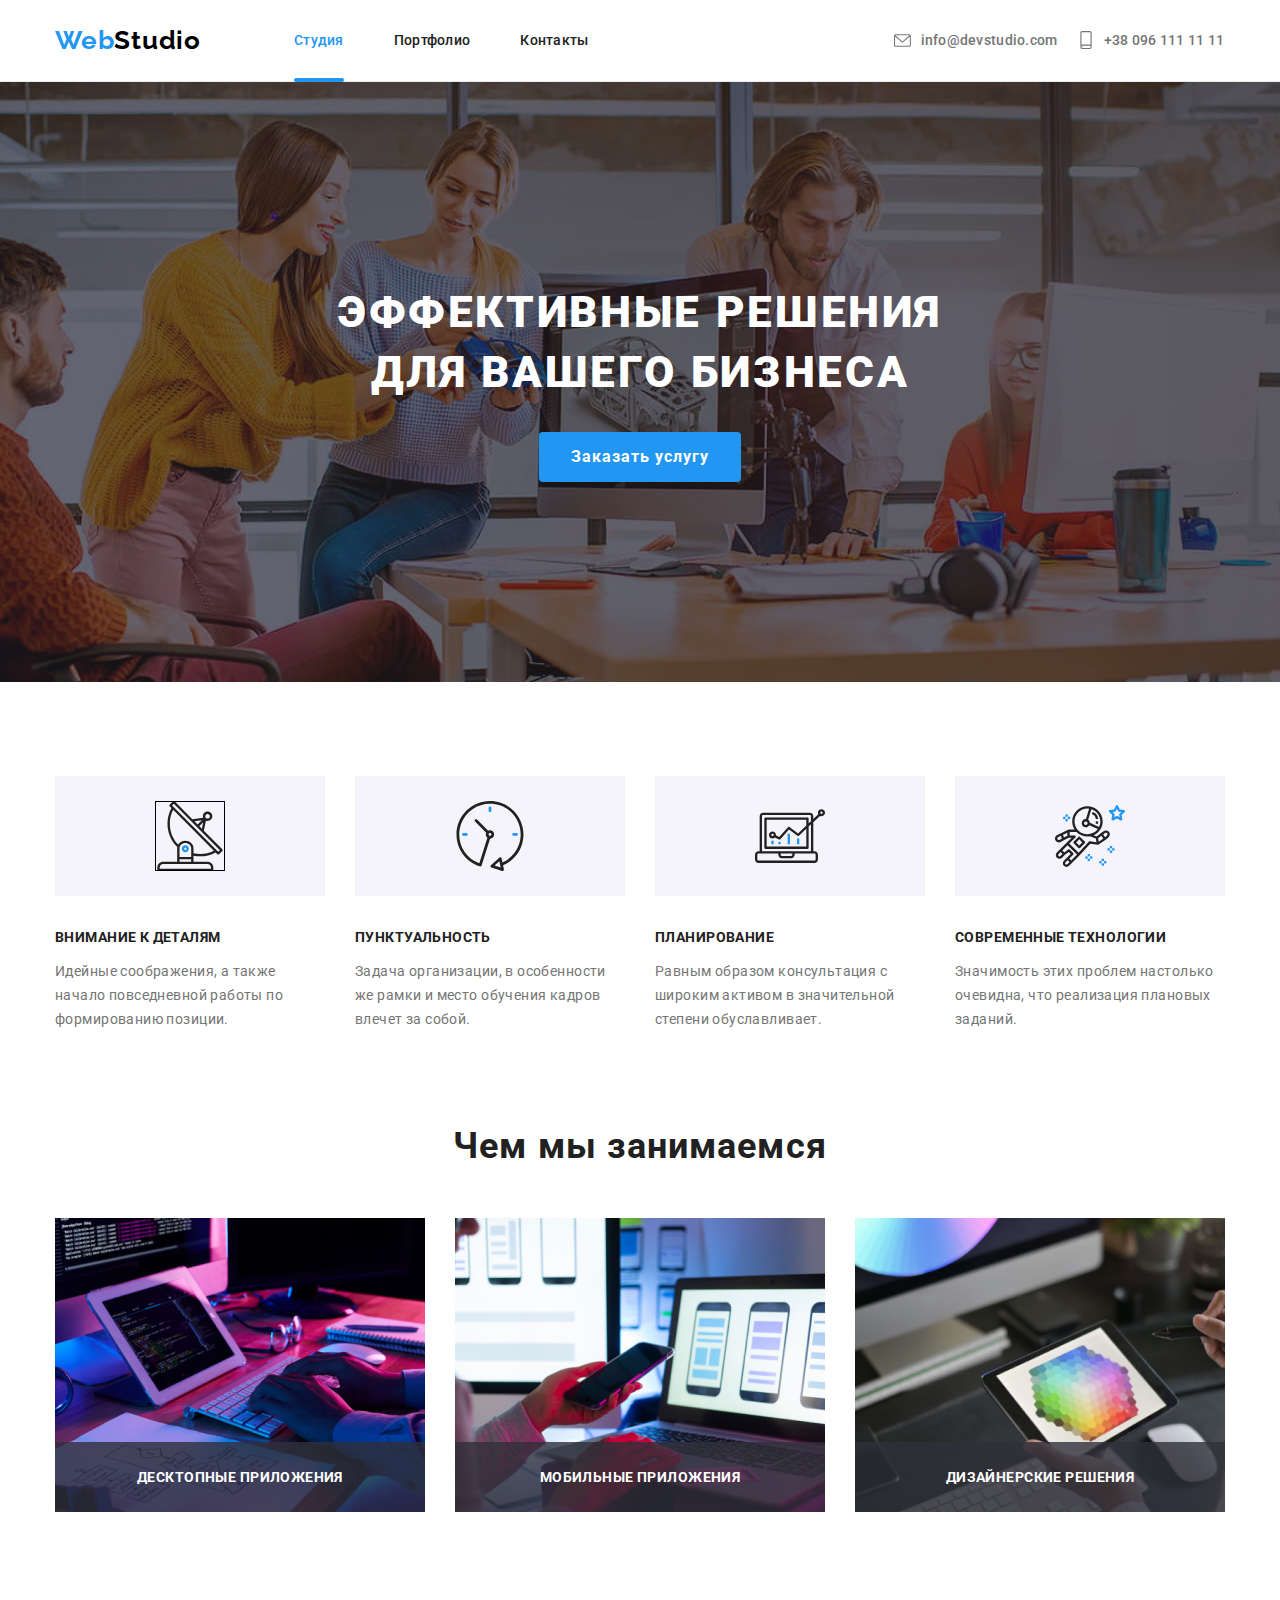
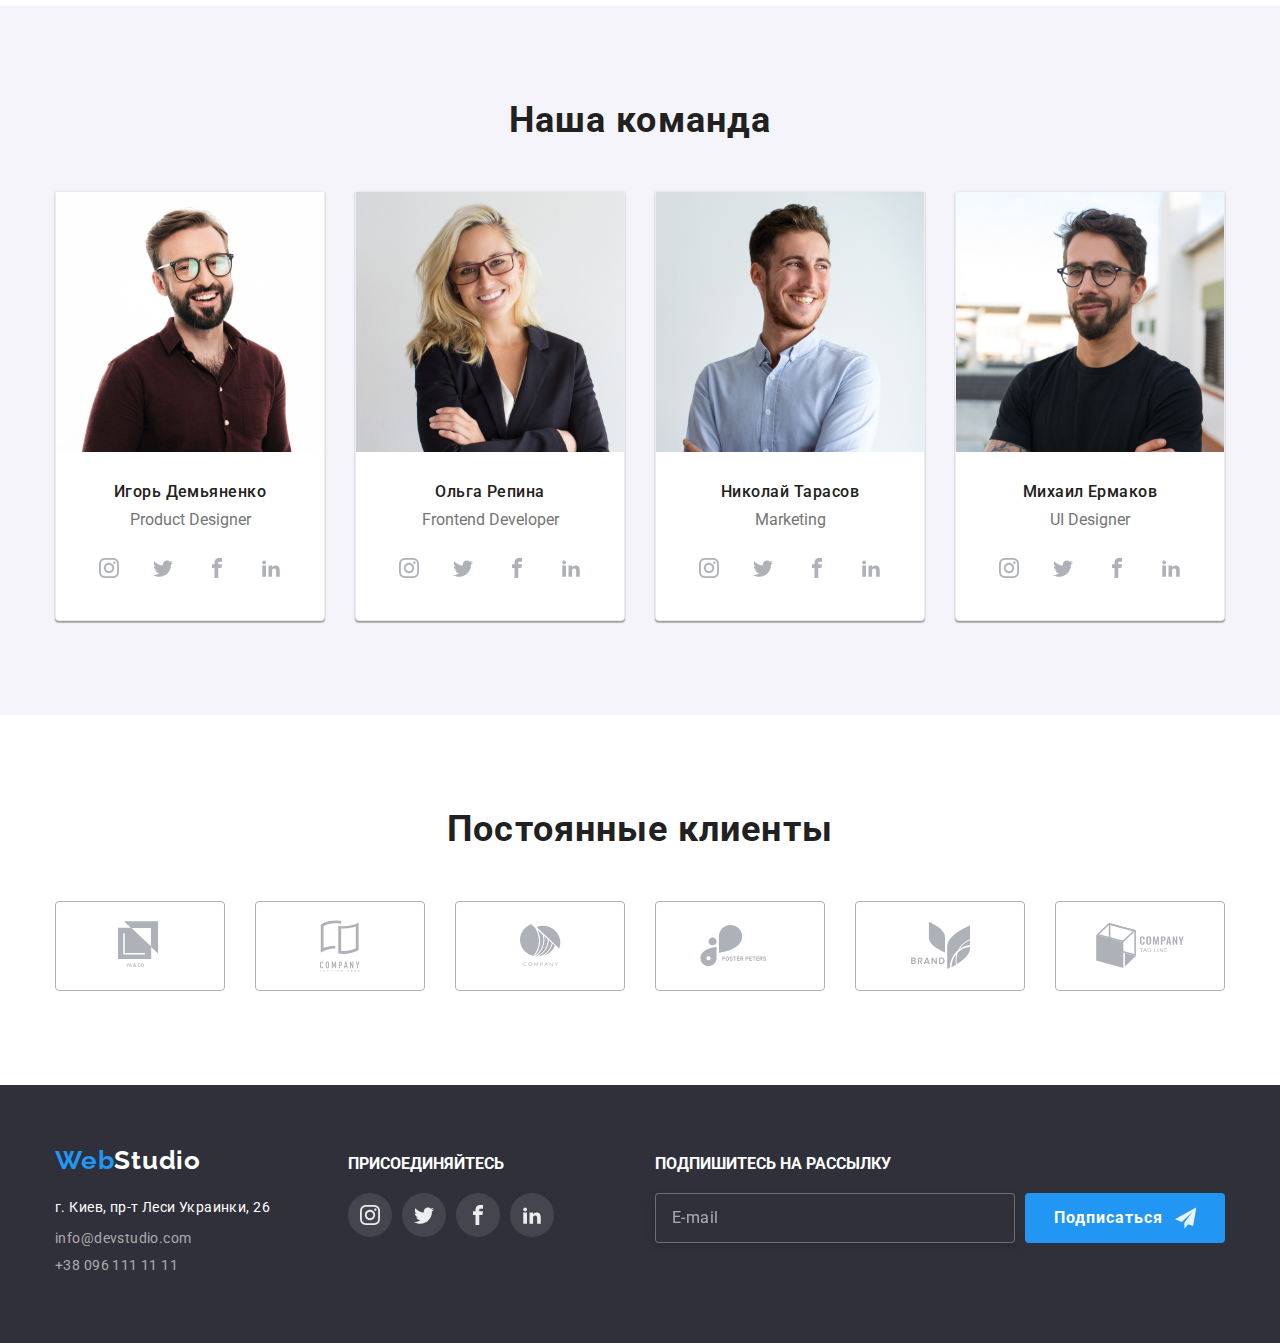
<file: index.html>
<!DOCTYPE html>
<html lang="ru">

<head>
  <meta charset="UTF-8">
  <meta name="viewport" content="width=device-width, initial-scale=1.0">
  <title>WebStudio</title>
  <link rel="preconnect" href="https://fonts.gstatic.com">
  <link rel="stylesheet" href="https://cdnjs.cloudflare.com/ajax/libs/modern-normalize/1.0.0/modern-normalize.min.css">
  <link 
  href="https://fonts.googleapis.com/css2?family=Raleway:wght@700&family=Roboto:wght@400;500;700;900&display=swap" 
  rel="stylesheet">
  <link rel="stylesheet" href="./css/styles.css">
  <style>
    
    ul {list-style: none;}
  </style>
</head>

<body class="body">
    
  <header class="header">
    <div class="container">
      <div>
        
      </div>
      <div class="rubric">
        <nav class="navigation">
          <a class="logo" href="/index.html"><span class="logo-accent">Web</span>Studio</a>
          <ul class="navigation-list">
            <li class="navigation-list-item">
              <a class="navigation-list-link current" href="./index.html">Студия</a>
            </li>
            <li class="navigation-list-item">
              <a class="navigation-list-link" href="./portfolio.html">Портфолио</a>
            </li>
            <li class="navigation-list-item">
              <a class="navigation-list-link" href="">Контакты</a>
            </li>
          </ul>
        </nav>
        
        
        <address class="address">
          <ul class="address-cont">
            <li class="address-list">
              
              <a class="address-mail" href="mailto:info@devstudio.com">
                <svg class="icon-envelope" width="17px" height="17px">
                  <use href="./images/images-hw-04/icons/sprite.svg#icon-envelope">
                  </use>
                </svg>
                info@devstudio.com
              </a>
                
            </li>
            
            <li class="address-list">
              
              <a class="address-tel" href="tel:+380961111111">
                <svg class="icon-smartphone" width="16px" height="18px">
                  <use href="./images/images-hw-04/icons/sprite.svg#icon-smartphone">
                  </use>
                </svg>
                +38 096 111 11 11
              </a>
            </li>
          </ul>
        </address>
      </div>
      
      
      
    </div>    
  </header>
    
  <main>
      
    <!-- Hero -->
    <section class="hero">
      <div> 
        <h1 class="hero-title">Эффективные решения<br>для вашего бизнеса</h1>
        <button class="modal-btn" type="button" data-modal-open>Заказать услугу</button>
      </div>
    </section>
      
     
    <section class="features">
      <div class="container">
        <h2 class="visually-hidden">Soft Skills</h2>
        <ul class="features-list">
          
          <li class="features-list-item">
            <div class="icons-features">
              <svg width="70px" height="70px">
                <use href="./images/images-hw-04/icons/sprite.svg#icon-antenna">
                </use>
              </svg>
            </div>
            <h3 class="features-list-title">ВНИМАНИЕ К ДЕТАЛЯМ</h3>
            <p>Идейные соображения,
            а также начало повседневной работы по формированию позиции.</p>
          </li>
          
          <li class="features-list-item">
            <div class="icons-features">
              <svg width="70px" height="70px">
                <use href="./images/images-hw-04/icons/sprite.svg#icon-clock">
                </use>
              </svg>
            </div>
            <h3 class="features-list-title">ПУНКТУАЛЬНОСТЬ</h3>
            <p>Задача организации,
            в особенности же рамки и место обучения кадров влечет за собой.</p>
          </li>
          
          <li class="features-list-item">
            <div class="icons-features">
              <svg width="70px" height="70px">
                <use href="./images/images-hw-04/icons/sprite.svg#icon-diagram">
                </use>
              </svg>
            </div>
            <h3 class="features-list-title">ПЛАНИРОВАНИЕ</h3>
            <p>Равным образом консультация с широким активом
            в значительной степени обуславливает.</p>
          </li>
          
          <li class="features-list-item">
            <div class="icons-features">
              <svg width="70px" height="70px">
                <use href="./images/images-hw-04/icons/sprite.svg#icon-astronaut">
                </use>
              </svg>
            </div>
            <h3 class="features-list-title">СОВРЕМЕННЫЕ ТЕХНОЛОГИИ</h3>
            <p>Значимость этих проблем настолько очевидна,
            что реализация плановых заданий.</p>
          </li>
        </ul>
      </div>
      
    </section>
        
    <!-- Our Duties -->
    <section class="section-duties">
      <div class="container">
        <h2 class="section-duties-title">Чем мы занимаемся</h2>
        
        <ul class="container-duties">
          <li class="duties-element">
            <img src="./images/images-hw-01/duties/duty1.png" alt="работает-с-программой" width="370" height="294">
            <div class="field-label">
              <h3 class="duties-label">ДЕСКТОПНЫЕ ПРИЛОЖЕНИЯ</h3>
            </div>
          </li>
          
          <li class="duties-element">
            <img src="./images/images-hw-01/duties/duty2.png" alt="работает-с-приложением" width="370" height="294">
            <div class="field-label">
              <h3 class="duties-label">МОБИЛЬНЫЕ ПРИЛОЖЕНИЯ</h3>
            </div>
          </li>
          
          <li class="duties-element">
            <img src="./images/images-hw-01/duties/duty3.png" alt="тестирует-приложение" width="370" height="294">
            <div class="field-label">
              <h3 class="duties-label">ДИЗАЙНЕРСКИЕ РЕШЕНИЯ</h3>
            </div>
          </li>
        </ul>
      </div>
      
    </section>
        
    <!-- Our Team -->
    <section class="section-crew">
      <div class="container">
        <h2 class="section-crew-title">Наша команда</h2>
        <ul class="crew">
        
          <li class="crewlist">
            <img class="face" src="./images/images-hw-01/Team/team1.jpg" alt="улыбающийся-парень" width="270" height="260">
            <div class="passport">
              <p class="name">Игорь Демьяненко</p>
              <p lang="en">Product Designer</p>
              <ul class="social-list">
                
                <li class="social-list-item">
                  <a class="social-list-link" href="">
                    <svg class="social-list-icon">
                      <use href="./images/images-hw-04/icons/sprite.svg#icon-instagram"></use>
                    </svg>
                  </a>
                  
                </li>
                <li class="social-list-item" >
                  <a class="social-list-link" href="">
                    <svg class="social-list-icon">
                      <use href="./images/images-hw-04/icons/sprite.svg#icon-twitter"></use>
                    </svg>
                  </a>
                  
                </li>
                <li class="social-list-item">
                  <a class="social-list-link" href="">
                    <svg class="social-list-icon">
                      <use href="./images/images-hw-04/icons/sprite.svg#icon-facebook"></use>
                    </svg>
                  </a>
                  
                </li>
                <li class="social-list-item">
                  <a class="social-list-link" href="">
                    <svg class="social-list-icon">
                      <use href="./images/images-hw-04/icons/sprite.svg#icon-linkedin2"></use>
                    </svg>
                  </a>
                  
                </li>
              </ul>
              
            </div>
            
          </li>
        
          <li class="crewlist">
            <img class="face" src="./images/images-hw-01/Team/team2.jpg" alt="улыбающаяся-девушка" width="270" height="260">
            <div class="passport">
              <p class="name">Ольга Репина</p>
              <p lang="en">Frontend Developer</p>
                <ul class="social-list">
                
                  <li class="social-list-item">
                    <a class="social-list-link" href="">
                      <svg class="social-list-icon">
                        <use href="./images/images-hw-04/icons/sprite.svg#icon-instagram"></use>
                      </svg>
                    </a>
                
                  </li>
                  <li class="social-list-item">
                    <a class="social-list-link" href="">
                      <svg class="social-list-icon">
                        <use href="./images/images-hw-04/icons/sprite.svg#icon-twitter"></use>
                      </svg>
                    </a>
                
                  </li>
                  <li class="social-list-item">
                    <a class="social-list-link" href="">
                      <svg class="social-list-icon">
                        <use href="./images/images-hw-04/icons/sprite.svg#icon-facebook"></use>
                      </svg>
                    </a>
                
                  </li>
                  <li class="social-list-item">
                    <a class="social-list-link" href="">
                      <svg class="social-list-icon">
                        <use href="./images/images-hw-04/icons/sprite.svg#icon-linkedin2"></use>
                      </svg>
                    </a>
                
                  </li>
                </ul>
            </div>
          </li>
        
          <li class="crewlist">
            <img class="face" src="./images/images-hw-01/Team/team3.jpg" alt="улыбающийся-парень" width="270" height="260">
            <div class="passport">
              <p class="name">Николай Тарасов</p>
              <p lang="en">Marketing</p>
                <ul class="social-list">
                
                  <li class="social-list-item">
                    <a class="social-list-link" href="">
                      <svg class="social-list-icon">
                        <use href="./images/images-hw-04/icons/sprite.svg#icon-instagram"></use>
                      </svg>
                    </a>
                
                  </li>
                  <li class="social-list-item">
                    <a class="social-list-link" href="">
                      <svg class="social-list-icon">
                        <use href="./images/images-hw-04/icons/sprite.svg#icon-twitter"></use>
                      </svg>
                    </a>
                
                  </li>
                  <li class="social-list-item">
                    <a class="social-list-link" href="">
                      <svg class="social-list-icon">
                        <use href="./images/images-hw-04/icons/sprite.svg#icon-facebook"></use>
                      </svg>
                    </a>
                
                  </li>
                  <li class="social-list-item">
                    <a class="social-list-link" href="">
                      <svg class="social-list-icon">
                        <use href="./images/images-hw-04/icons/sprite.svg#icon-linkedin2"></use>
                      </svg>
                    </a>
                
                  </li>
                </ul>
            </div>
            
          </li>
        
          <li class="crewlist">
            <img class="face" src="./images/images-hw-01/Team/team4.jpg" alt="улыбающийся-парень" width="270" height="260">
            <div class="passport">
              <p class="name">Михаил Ермаков</p>
              <p lang="en">UI Designer</p>
                <ul class="social-list">
                
                  <li class="social-list-item">
                    <a class="social-list-link" href="">
                      <svg class="social-list-icon">
                        <use href="./images/images-hw-04/icons/sprite.svg#icon-instagram"></use>
                      </svg>
                    </a>
                
                  </li>
                  <li class="social-list-item">
                    <a class="social-list-link" href="">
                      <svg class="social-list-icon">
                        <use href="./images/images-hw-04/icons/sprite.svg#icon-twitter"></use>
                      </svg>
                    </a>
                
                  </li>
                  <li class="social-list-item">
                    <a class="social-list-link" href="">
                      <svg class="social-list-icon">
                        <use href="./images/images-hw-04/icons/sprite.svg#icon-facebook"></use>
                      </svg>
                    </a>
                
                  </li>
                  <li class="social-list-item">
                    <a class="social-list-link" href="">
                      <svg class="social-list-icon">
                        <use href="./images/images-hw-04/icons/sprite.svg#icon-linkedin2"></use>
                      </svg>
                    </a>
                
                  </li>
                </ul>
            </div>
            
          </li>
        </ul>
      </div>
    </section>
    
    <section class="regular-customer">
      <div class="container">
        <h2 class="customer-title" >Постоянные клиенты</h2>
        <ul class="customer-list">
          <li>
            <a class="customer-link" href="">
              <svg class="customer-icon" width="44.27" height="49.23">
                <use href="./images/images-hw-04/icons/sprite.svg#icon-logo-1"></use>
              </svg>
            </a>
          </li>
          <li>
            <a class="customer-link" href="">
              <svg class="customer-icon" width="40" height="52">
                <use href="./images/images-hw-04/icons/sprite.svg#icon-logo-2"></use>
              </svg>
            </a>
          </li>
          <li>
            <a class="customer-link" href="">
              <svg class="customer-icon" width="41" height="42.6">
                <use href="./images/images-hw-04/icons/sprite.svg#icon-logo-3"></use>
              </svg>
            </a>
          </li>
          <li>
            <a class="customer-link" href="">
              <svg class="customer-icon" width="79.66" height="42.02">
                <use href="./images/images-hw-04/icons/sprite.svg#icon-logo-4"></use>
              </svg>
            </a>
          </li>
          <li>
            <a class="customer-link" href="">
              <svg class="customer-icon" width="59" height="47">
                <use href="./images/images-hw-04/icons/sprite.svg#icon-logo-5"></use>
              </svg>
            </a>
          </li>
          <li class="customer-list">
            <a class="customer-link" href="">
              <svg class="customer-icon" width="88.48" height="45.44">
                <use href="./images/images-hw-04/icons/sprite.svg#icon-logo-6"></use>
              </svg>
            </a>
          </li>
        </ul>
      </div>
    </section>  
  </main>
    
  <footer class="footer">
    <div class="container">
      <div class="tube">
        <div class="container-tube">
          <a class="logo-tube" href="/index.html"><span class="logo-accent">Web</span>Studio</a>
          <address class="address-tube">
            <ul>
              <li class="address-mail-item">
                <p class="location">г. Киев, пр-т Леси Украинки, 26</p>
              </li>
              <li class="address-mail-item">
                <a class="address-mail-unit" href="mailto:info@devstudio.com">info@devstudio.com</a>
              </li>
              <li class="address-mail-item">
                <a class="address-tel-unit" href="tel:+380961111111">+38 096 111 11 11</a>
              </li>
            </ul>
          </address>
        </div>
        
        <div>
          <b class="slogan-web">ПРИСОЕДИНЯЙТЕСЬ</b>
          <ul class="social-web-list">
            <li class="social-web-list-item">
              <a class="social-web-list-link" href="">
                <svg class="social-web-list-icon">
                  <use href="./images/images-hw-04/icons/sprite.svg#icon-instagram"></use>
                </svg>
              </a>
          
            </li>
            <li class="social-web-list-item">
              <a class="social-web-list-link" href="">
                <svg class="social-web-list-icon">
                  <use href="./images/images-hw-04/icons/sprite.svg#icon-twitter"></use>
                </svg>
              </a>
          
            </li>
            <li class="social-web-list-item">
              <a class="social-web-list-link" href="">
                <svg class="social-web-list-icon">
                  <use href="./images/images-hw-04/icons/sprite.svg#icon-facebook"></use>
                </svg>
              </a>
          
            </li>
            <li class="social-web-list-item">
              <a class="social-web-list-link" href="">
                <svg class="social-web-list-icon">
                  <use href="./images/images-hw-04/icons/sprite.svg#icon-linkedin2"></use>
                </svg>
              </a>
          
            </li>
          </ul>
        </div>
        
        <div class="email-subscription">
      
          <b class="slogan-web">ПОДПИШИТЕСЬ НА РАССЫЛКУ</b>
          <form class="form-subscription">
            <div class="form-field-email">
              <input type="email" class="form-input" name="mail" placeholder="E-mail">
            </div>
            <button class="modal-btn-send" type="submit"> Подписаться
              <svg class="modal-icon-send">
                <use href="./images/images-hw-04/icons/sprite.svg#icon-send"></use>
              </svg>
            </button>
          </form>
          
          
        </div>
          
      </div>
      
    </div>
    
  </footer>
  
  <div class="backdrop is-hidden" data-modal>
    <div class="modal-window">
      <button  class="close-black" type="button" data-modal-close>
        <svg class="icon-close" >
          <use href="./images/images-hw-04/icons/sprite.svg#icon-close-black"></use>
        </svg> 
      </button>
      
      <b class="modal-slogan">Оставьте свои данные, мы вам перезвоним</b>
      <form class="modal-form">
        
        <div class="modal-form-sender">
          <label for="name" class="modal-form-field">Имя</label>
          <div class="modal-form-input-wrapper">
            <input type="text" class="modal-form-input" name="user-name" id="name">
            <svg class="modal-form-icon">
              <use href="./images/images-hw-04/icons/sprite.svg#icon-person-black"></use>
            </svg>
          </div>
        </div>
       
        <div class="modal-form-sender">
          <label for="number" class="modal-form-field">Телефон</label>
          <div class="modal-form-input-wrapper">
            <input type="tel" class="modal-form-input" name="user-number" id="number">
            <svg class="modal-form-icon">
              <use href="./images/images-hw-04/icons/sprite.svg#icon-phone-black"></use>
            </svg>
          </div>
        </div>
        
        <div class="modal-form-sender">
          <label for="mail" class="modal-form-field">Почта</label>
          <div class="modal-form-input-wrapper">
            <input type="email" class="modal-form-input" name="user-mail" id="mail">
            <svg class="modal-form-icon">
              <use href="./images/images-hw-04/icons/sprite.svg#icon-email-black"></use>
            </svg>
          </div>
        </div>
        
        <div class="modal-form-fillup">
          <label for="textarea" class="modal-form-field">Комментарий</label>
          <textarea class="modal-form-message" name="user-remark" id="textarea" placeholder="Введите текст"></textarea>
        </div>
        
        <div class="user-agreement">
          <input type="checkbox" class="user-policy visually-hidden" id="checkbox" value="accept-policy">
          <label for="checkbox" class="policy-agreement">Соглашаюсь с рассылкой и принимаю<a href="#" class="subject-agreement">Условия договора</a></label>
        </div>
       
        <button type="submit" class="modal-form-btn">Отправить</button>
      
      </form>
      
      

      
    </div>
  </div>
  <script src="./js/modal.js"></script>
</body>
</html>
</file>
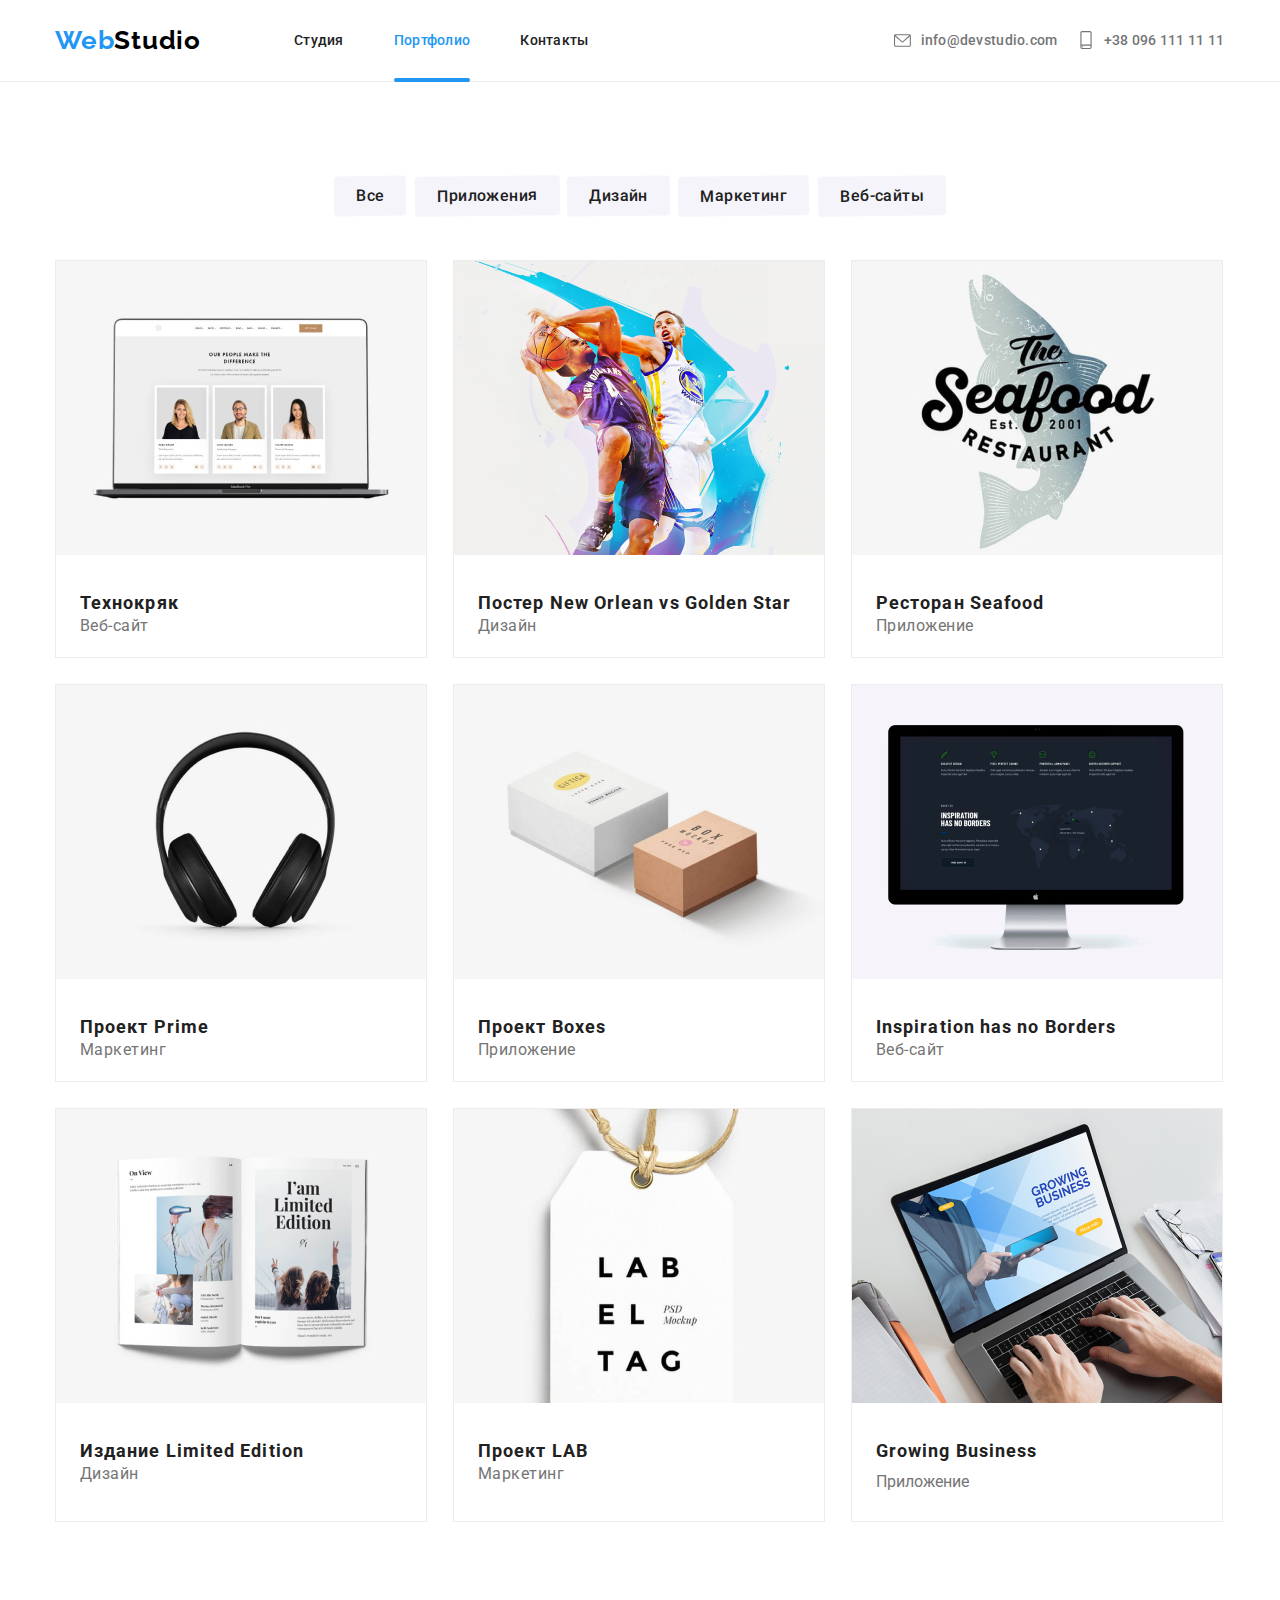
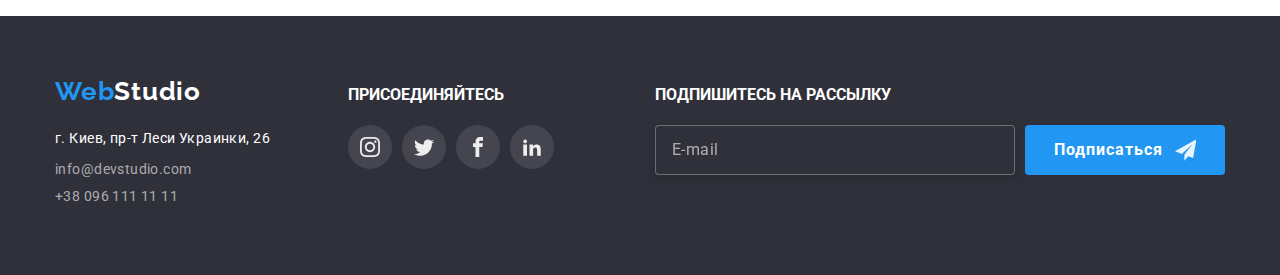
<file: portfolio.html>
<!DOCTYPE html>
<html lang="ru">
<head>
    <meta charset="UTF-8">
    <meta name="viewport" content="width=device-width, initial-scale=1.0">
    <title>Webstudio</title>
    <link rel="preconnect" href="https://fonts.gstatic.com">
    <link rel="stylesheet" href="https://cdnjs.cloudflare.com/ajax/libs/modern-normalize/1.0.0/modern-normalize.min.css">
    <link href="https://fonts.googleapis.com/css2?family=Raleway:wght@700&family=Roboto:wght@400;500;700;900&display=swap"
      rel="stylesheet">
    <link rel="stylesheet" href="./css/styles.css">
    <style>
      a {text-decoration: none;}
      ul {list-style: none;}
    </style>
</head>

<body class="body">
  
  <!-- Head of site  -->
  <header class="header">
    <div class="container">
      <div class="rubric">
        <nav class="navigation">
          <a class="logo" href="/index.html"><span class="logo-accent">Web</span>Studio</a>
          <ul class="navigation-list">
            <li class="navigation-list-item">
              <a class="navigation-list-link" href="./index.html">Студия</a>
            </li>
            <li class="navigation-list-item">
              <a class="navigation-list-link current" href="./portfolio.html">Портфолио</a>
            </li>
            <li class="navigation-list-item">
              <a class="navigation-list-link" href="">Контакты</a>
            </li>
          </ul>
        </nav>

        <address class="address">
          <ul class="address-cont">
            <li class="address-list">
        
              <a class="address-mail" href="mailto:info@devstudio.com">
                <svg class="icon-envelope" width="17px" height="17px">
                  <use href="./images/images-hw-04/icons/sprite.svg#icon-envelope">
                  </use>
                </svg>
                info@devstudio.com
              </a>
        
            </li>
        
            <li class="address-list">
        
              <a class="address-tel" href="tel:+380961111111">
                <svg class="icon-smartphone" width="16px" height="18px">
                  <use href="./images/images-hw-04/icons/sprite.svg#icon-smartphone">
                  </use>
                </svg>
                +38 096 111 11 11
              </a>
            </li>
          </ul>
        </address>
      
      </div>
    </div>
  </header>
    
  <main>
    <section class="service">
      <div class="container">
        <h1 class="visually-hidden">list of service</h1>
        <div class="service-visual">
          <ul class="service-list">
            <li class="button-box">
              <button class="button-item" href="">Все</button>
            </li>
            <li class="button-box">
              <button class="button-item" href="">Приложения</button>
            </li>
            <li class="button-box">
              <button class="button-item" href="">Дизайн</button>
            </li>
            <li class="button-box">
              <button class="button-item" href="">Маркетинг</button>
            </li>
            <li class="button-box">
              <button class="button-item" href="">Веб-сайты</button>
            </li>
          </ul>
        </div>
      </div> 
    </section>
    
    <section class="cards-set">
      <div class="container">
        <h2 class="visually-hidden"> our projects</h2>
      
        <ul class="project">
      

          <li class="project-list">
             
            <a href="" class="project-list-link">
              <div class="project-img-wrapper">
                <img src="./images/images-hw-02/img-1.jpg" alt="faces-on-the-desktop" width="370">
                <p class="overlay">Технокряк это современная площадка распространения коронавируса.
                  Компании используют эту платформу для цифрового шпионажа и атак на защищённые сервера конкурентов.
                </p>
              </div>
                
              <div class="text-box">
                <h3 class="project-title">Технокряк</h3>
                <p class="project-text">Веб-сайт</p>
              </div>
              
            </a>
          </li>
      
          <li class="project-list">
            <a href="" class="project-list-link">
              <div class="project-img-wrapper">
                <img src="./images/images-hw-02/img-2.jpg" alt="basketball-players" width="370">
                <p class="overlay">Технокряк это современная площадка распространения коронавируса.
                  Компании используют эту платформу для цифрового шпионажа и атак на защищённые сервера конкурентов.
                </p>
              </div>
              
              <div class="text-box">
                <h3 class="project-title">Постер New Orlean vs Golden Star</h3>
                <p class="project-text">Дизайн</p>
              </div>
            </a>
          </li>
      
          <li class="project-list">
            <a href="" class="project-list-link">
              <div class="project-img-wrapper">
                <img src="./images/images-hw-02/img-3.jpg" alt="restaurat-logo" width="370">
                <p class="overlay">Технокряк это современная площадка распространения коронавируса.
                  Компании используют эту платформу для цифрового шпионажа и атак на защищённые сервера конкурентов.
                </p>
              </div>
              
              <div class="text-box">
                <h3 class="project-title">Ресторан Seafood</h3>
                <p class="project-text">Приложение</p>
              </div>
            </a>
          </li>
      
          <li class="project-list">
            <a href="" class="project-list-link">
              <div class="project-img-wrapper">
                <img src="./images/images-hw-02/img-4.jpg" alt="headphones" width="370">
                <p class="overlay">Технокряк это современная площадка распространения коронавируса.
                  Компании используют эту платформу для цифрового шпионажа и атак на защищённые сервера конкурентов.
                </p>
              </div>
              
              <div class="text-box">
                <h3 class="project-title">Проект Prime</h3>
                <p class="project-text">Маркетинг</p>
              </div>
            </a>
          </li>
      
          <li class="project-list">
            <a href="" class="project-list-link">
              <div class="project-img-wrapper">
                <img src="./images/images-hw-02/img-5.jpg" alt="two-boxes" width="370">
                <p class="overlay">Технокряк это современная площадка распространения коронавируса.
                  Компании используют эту платформу для цифрового шпионажа и атак на защищённые сервера конкурентов.
                </p>
              </div>
              
              <div class="text-box">
                <h3 class="project-title">Проект Boxes</h3>
                <p class="project-text">Приложение</p>
              </div>
            </a>
          </li>
      
          <li class="project-list">
            <a href="" class="project-list-link">
              <div class="project-img-wrapper">
                <img src="./images/images-hw-02/img-6.jpg" alt="display" width="370">
                <p class="overlay">Технокряк это современная площадка распространения коронавируса.
                  Компании используют эту платформу для цифрового шпионажа и атак на защищённые сервера конкурентов.
                </p>
              </div>
              
              <div class="text-box">
                <h3 class="project-title">Inspiration has no Borders</h3>
                <p class="project-text">Веб-сайт</p>
              </div>
            </a>
          </li>
      
          <li class="project-list">
            <a href="" class="project-list-link">
              <div class="project-img-wrapper">
                <img src="./images/images-hw-02/img-7.jpg" alt="hard-copies" width="370">
                <p class="overlay">Технокряк это современная площадка распространения коронавируса.
                  Компании используют эту платформу для цифрового шпионажа и атак на защищённые сервера конкурентов.
                </p>
              </div>
              
              <div class="text-box">
                <h3 class="project-title">Издание Limited Edition</h3>
                <p class="project-text">Дизайн</p>
              </div>
            </a>
          </li>
      
          <li class="project-list">
            <a href="" class="project-list-link">
              <div class="project-img-wrapper">
                <img src="./images/images-hw-02/img-8.jpg" alt="tag" width="370">
                <p class="overlay">Технокряк это современная площадка распространения коронавируса.
                  Компании используют эту платформу для цифрового шпионажа и атак на защищённые сервера конкурентов.
                </p>
              </div>
             
              <div class="text-box">
                <h3 class="project-title">Проект LAB</h3>
                <p class="project-text">Маркетинг</p>
              </div>
            </a>
          </li>
      
          <li class="project-list">
            <a href="" class="project-list-link">
              <div class="project-img-wrapper">
                <img src="./images/images-hw-02/img-9.jpg" alt="hands on the keyboard" width="370">
                <p class="overlay">Технокряк это современная площадка распространения коронавируса.
                  Компании используют эту платформу для цифрового шпионажа и атак на защищённые сервера конкурентов.
                </p>
              </div>
              
              <div class="text-box">
                <h3 class="project-title">Growing Business</h3 
                <p class="project-text">Приложение</p>
              </div>
            </a>
          </li>
        </ul>
      
      </div>
    </section>
  </main>
    
  
  <footer class="footer">
    <div class="container">
      <div class="tube">
        <div class="container-tube">
          <a class="logo-tube" href="/index.html"><span class="logo-accent">Web</span>Studio</a>
          <address class="address-tube">
            <ul>
              <li class="address-mail-item">
                <p class="location">г. Киев, пр-т Леси Украинки, 26</p>
              </li>
              <li class="address-mail-item">
                <a class="address-mail-unit" href="mailto:info@devstudio.com">info@devstudio.com</a>
              </li>
              <li class="address-mail-item">
                <a class="address-tel-unit" href="tel:+380961111111">+38 096 111 11 11</a>
              </li>
            </ul>
          </address>
        </div>
    
        <div>
          <b class="slogan-web">ПРИСОЕДИНЯЙТЕСЬ</b>
          <ul class="social-web-list">
            <li class="social-web-list-item">
              <a class="social-web-list-link" href="">
                <svg class="social-web-list-icon">
                  <use href="./images/images-hw-04/icons/sprite.svg#icon-instagram"></use>
                </svg>
              </a>
    
            </li>
            <li class="social-web-list-item">
              <a class="social-web-list-link" href="">
                <svg class="social-web-list-icon">
                  <use href="./images/images-hw-04/icons/sprite.svg#icon-twitter"></use>
                </svg>
              </a>
    
            </li>
            <li class="social-web-list-item">
              <a class="social-web-list-link" href="">
                <svg class="social-web-list-icon">
                  <use href="./images/images-hw-04/icons/sprite.svg#icon-facebook"></use>
                </svg>
              </a>
    
            </li>
            <li class="social-web-list-item">
              <a class="social-web-list-link" href="">
                <svg class="social-web-list-icon">
                  <use href="./images/images-hw-04/icons/sprite.svg#icon-linkedin2"></use>
                </svg>
              </a>
    
            </li>
          </ul>
        </div>
        
        <div class="email-subscription">
        
          <b class="slogan-web">ПОДПИШИТЕСЬ НА РАССЫЛКУ</b>
          <form class="form-subscription">
            <div class="form-field-email">
              <input type="email" class="form-input" name="mail" placeholder="E-mail">
            </div>
            <button class="modal-btn-send" type="submit"> Подписаться
              <svg class="modal-icon-send">
                <use href="./images/images-hw-04/icons/sprite.svg#icon-send"></use>
              </svg>
            </button>
          </form>
        
        
        </div>
      </div>
    
    </div>
    
  </footer>
</body>
</html>
</file>
<file: css/styles.css>
:root {
  --primery-text-color: #757575;
  --title-text-color: #212121;
  --accent-color: #2196f3;
  --primery-white-color: #ffffff;
  --primery-grey-color: #afb1b8;
  --primery-background-color: #2f303a;
  --secondary-background-color: #f5f4fa;
  --timing-function: cubic-bezier(0.4, 0, 0.2, 1);
}
.body {
  font-family: "Roboto", sans-serif;
  color: var(--primery-text-color);
}
/*=============UTILITIES============>*/
h1,
h2,
h3,
h4,
h5,
h6 {
  margin: 0;
}
ul,
ol {
  margin: 0;
  padding: 0;
}
p {
  margin: 0;
}
img {
  display: block;
  max-width: 100%;
}
.visually-hidden {
  position: absolute;
  width: 1px;
  height: 1px;
  margin: -1px;
  border: 0;
  padding: 0;
  white-space: nowrap;
  clip-path: inset(100%);
  clip: rect(0 0 0 0);
  overflow: hidden;
}
.container {
  width: 1200px;
  margin: 0 auto;
  padding: 0 15px;
}

/*==========UTILITIES=========*/

/*==========HEADER==========*/
.header {
  padding: 25px 0;
  border-bottom: 1px solid #ececec;
}
.rubric {
  display: flex;
  align-items: center;
}
.navigation {
  display: flex;
  align-items: center;
}

.logo-accent {
  color: var(--accent-color);
}
.logo {
  margin-right: 93px;
  font-family: Raleway;
  font-weight: 700;
  font-size: 26px;
  line-height: 1.192;
  letter-spacing: 0.03em;
  color: #000000;
  text-decoration: none;
}
.navigation-list {
  display: flex;
}

.navigation-list-item:not(:last-child) {
  margin-right: 50px;
}
.navigation-list-link {
  position: relative;
  font-size: 14px;
  line-height: 1.143;
  letter-spacing: 0.02em;
  font-weight: 500;
  color: var(--title-text-color);
  padding-bottom: auto;
  transition: 250ms var(--timing-function);
  text-decoration: none;
}
.navigation .navigation-list-link.current {
  color: var(--accent-color);
}
.navigation-list-link:hover,
.navigation-list-link:focus {
  color: var(--accent-color);
}
.current::after {
  position: absolute;
  content: "";
  height: 4px;
  width: 100%;
  color: var(--accent-color);
}
.navigation-list-link::after {
  position: absolute;
  content: "";
  display: block;
  transform: translateY(28px);
  width: 100%;
  height: 4px;
  border-radius: 2px;
  background-color: var(--accent-color);
  opacity: 0;
}
.current::after {
  position: absolute;
  content: "";
  display: block;
  transform: translateY(28px);
  width: 100%;
  height: 4px;
  border-radius: 2px;
  background-color: var(--accent-color);
  opacity: 1;
}
.navigation-list-link:hover::after {
  opacity: 1;
  transition: opacity 250ms var(--timing-function);
}

/*================CONTACTS================== */

.address {
  display: flex;
}
.address > .address-cont {
  display: flex;
  align-items: center;
}
.address-list:not(:last-child) {
  margin-right: 30px;
}
.address-list {
  fill: var(--primery-text-color);
}
.address-cont .address-mail {
  display: flex;
  align-items: center;
  font-style: normal;
  font-weight: 500;
  font-size: 14px;
  line-height: 1.143;
  letter-spacing: 0.02em;
  margin-left: 305px;
  color: var(--primery-text-color);
  transition: 250ms var(--timing-function);
  text-decoration: none;
}
.address-cont .address-mail:hover,
.address-cont .address-mail:focus {
  color: var(--accent-color);
  fill: var(--accent-color);
}
.address-mail > .icon-envelope,
.address-tel > .icon-smartphone {
  display: block;
  margin-right: 10px;
}
.address-cont .address-tel {
  display: flex;
  align-items: center;
  font-style: normal;
  margin-left: -10px;
  font-size: 14px;
  line-height: 1.143;
  letter-spacing: 0.02em;
  font-weight: 500;
  color: var(--primery-text-color);
  transition: 250ms var(--timing-function);
  text-decoration: none;
}
.address-cont .address-tel:hover,
.address-cont .address-tel:focus {
  color: var(--accent-color);
  fill: var(--accent-color);
}

/*=============== Hero =================*/

.hero {
  background-color: var(--primery-background-color);
  background-image: linear-gradient(
      to right,
      rgba(47, 48, 58, 0.4),
      rgba(49, 41, 41, 0.5)
    ),
    url(../images/images-hw-04/background-studio.jpg);
  background-repeat: no-repeat;
  background-size: cover;
  background-position: center;
  text-align: center;
  max-width: 1600px;
  height: 600px;
  margin-left: auto;
  margin-right: auto;
  padding: 200px 0;
}
.hero-title {
  margin-bottom: 30px;
  font-weight: 900;
  font-size: 44px;
  line-height: 1.364;
  letter-spacing: 0.06em;
  text-transform: uppercase;
  color: var(--primery-white-color);
}

/* =============button =================*/

.modal-btn {
  border-radius: 4px;
  padding: 10px 32px;
  font-weight: 700;
  font-size: 16px;
  line-height: 1.875;
  letter-spacing: 0.06em;
  color: var(--primery-white-color);
  background-color: var(--accent-color);
  border: none;
  outline: none;
  cursor: pointer;
}

/*============== features =============*/
.features {
  padding: 94px 0;
}
.features-list {
  display: flex;
  justify-content: space-between;
}

.icons-features {
  display: flex;
  justify-content: center;
  align-items: center;
  width: 270px;
  height: 120px;
  margin-bottom: 30px;
  background-color: var(--secondary-background-color);
}

.features-list-title {
  font-size: 14px;
  margin-bottom: 10px;
  color: var(--title-text-color);
}
.features-list .features-list-item {
  font-weight: 400;
  width: 270px;
  font-style: normal;
  font-weight: normal;
  font-size: 14px;
  line-height: 1.714;
  letter-spacing: 0.03em;
}

/*===== Subject of duties =========*/

.section-duties {
  padding-bottom: 94px;
}
.section-duties-title {
  display: flex;
  justify-content: center;
  margin-bottom: 50px;
  font-style: normal;
  font-weight: bold;
  font-size: 36px;
  line-height: 1.166;
  letter-spacing: 0.03em;
  color: var(--title-text-color);
}
.container-duties {
  display: flex;
  justify-content: space-between;
}
.duties-element {
  position: relative;
}
.field-label {
  position: absolute;
  width: 100%;
  height: 70px;
  bottom: 0;
  background: rgba(47, 48, 58, 0.8);
}
.duties-label {
  position: absolute;
  width: 100%;
  top: 50%;
  left: 50%;
  transform: translate(-50%, -50%);
  height: 16px;
  font-style: normal;
  font-weight: 700;
  font-size: 14px;
  line-height: 1.172;
  text-align: center;
  letter-spacing: 0.03em;
  text-transform: uppercase;
  color: var(--primery-white-color);
}

/*=============portfolio===============*/
.service {
  padding-top: 94px;
}
.service-visual {
  display: flex;
  justify-content: center;
}
.service-list {
  display: flex;
}
.service-list > .button-box:not(:last-child) {
  margin-right: 8px;
}

.service-list .button-item {
  padding: 7px 22px;
  font-family: Roboto;
  font-style: normal;
  font-weight: 500;
  font-size: 16px;
  line-height: 1.625;
  letter-spacing: 0.03em;
  color: var(--title-text-color);
  background: #f5f4fa;
  border: none;
  cursor: pointer;
  border-radius: 4px;
  transform: rotate(-0.72deg);

  transition: 250ms var(--timing-function);
}

.service .button-item:hover,
.service .button-item:focus {
  color: var(--primery-white-color);
  background-color: var(--accent-color);
  box-shadow: 0px 3px 1px rgba(0, 0, 0, 0.1), 0px 1px 2px rgba(0, 0, 0, 0.08),
    0px 2px 2px rgba(0, 0, 0, 0.12);
}
/*=================CREW======================*/
.section-crew {
  padding-top: 94px;
  padding-bottom: 94px;
  background-color: var(--secondary-background-color);
}
.section-crew-title {
  display: flex;
  justify-content: center;
  margin-bottom: 50px;
  font-style: normal;
  font-weight: bold;
  font-size: 36px;
  line-height: 1, 166;
  letter-spacing: 0.03em;
  color: var(--title-text-color);
}
.crew {
  display: flex;
  flex-wrap: wrap;
  margin-top: -30px;
  margin-left: -30px;
}
.crew > .crewlist {
  width: 270px;
  margin-top: 30px;
  margin-left: 30px;
  flex-basis: calc(100% / 4 - 30px);
  border-radius: 0px 0px 4px 4px;
  box-shadow: 0px 1px 3px rgba(0, 0, 0, 0.12), 0px 1px 1px rgba(0, 0, 0, 0.14),
    0px 2px 1px rgba(0, 0, 0, 0.2);

  background-color: var(--primery-white-color);
}
.crew > .crewlist {
  padding-bottom: 0px;
  border: 1px solid #ececec;
}
.crewlist > .face {
  margin-bottom: 30px;
}
.crewlist .passport {
  text-align: center;
  padding-bottom: 30px;
}
.crewlist .name {
  margin-bottom: 10px;
  font-size: 16px;
  line-height: 1.187;
  font-weight: 500;
  letter-spacing: 0.03em;
  color: var(--title-text-color);
  font-style: normal;
  letter-spacing: 0.03em;
}

.social-list {
  display: flex;
  justify-content: center;
  margin-top: 16px;
}
.social-list-item:not(:last-child) {
  margin-right: 10px;
}
.social-list-link {
  display: flex;
  justify-content: center;
  align-items: center;
  width: 44px;
  height: 44px;
  border-radius: 50%;
  transition: 250ms var(--timing-function);
}
.social-list-link:hover,
.social-list-link:focus {
  background-color: var(--accent-color);
}
.social-list-link:hover > .social-list-icon,
.social-list-link:focus > .social-list-icon {
  fill: var(--primery-white-color);
}
.social-list-icon {
  display: block;
  width: 20px;
  height: 20px;
  fill: var(--primery-grey-color);
}
/*========CUSTOMER===============*/
.regular-customer {
  padding-top: 94px;
  padding-bottom: 94px;
}
.customer-list {
  display: flex;
  justify-content: space-between;
}
.customer-title {
  font-style: normal;
  font-weight: bold;
  font-size: 36px;
  line-height: 1.166;
  text-align: center;
  letter-spacing: 0.03em;
  margin-bottom: 50px;
  color: var(--title-text-color);
}
.customer-link {
  display: flex;
  align-items: center;
  justify-content: center;
  width: 170px;
  height: 90px;
  border: 1px solid var(--primery-grey-color);
  box-sizing: border-box;
  border-radius: 4px;
  fill: var(--primery-grey-color);
  transition: 250ms var(--timing-function);
}
.customer-link:hover,
.customer-link:focus {
  fill: var(--accent-color);
  border-color: var(--accent-color);
}
.customer-link:hover > .customer-icon,
.customer-link:focus > .customer-icon {
  fill: var(--accent-color);
}
/*==========PORTFOLIO PROJECT=============*/

.cards-set {
  padding-bottom: 94px;
  padding-top: 44px;
}
.project {
  display: flex;
  flex-wrap: wrap;
  margin-top: -26px;
  margin-left: -26px;
}
.project > .project-list {
  flex-basis: calc(100% / 3 -26px);
  box-sizing: border-box;
  margin-left: 26px;
  margin-top: 26px;
  border: 1px solid #ececec;
  transition: 250ms var(--timing-function);
}
.project > .project-list:hover,
.project > .project-list:focus {
  border: 1px solid #eeeeee;
  box-sizing: border-box;
  box-shadow: 0px 1px 1px rgba(0, 0, 0, 0.12), 0px 4px 4px rgba(0, 0, 0, 0.06),
    1px 4px 6px rgba(0, 0, 0, 0.16);
}

.project-title {
  margin-bottom: 4px;
  font-weight: 700;
  font-size: 18px;
  line-height: 2;
  letter-spacing: 0.06em;
  color: var(--title-text-color);
}

.project-text {
  font-family: Roboto;
  font-style: normal;
  font-weight: normal;
  font-size: 16px;
  line-height: 1.875px;
  letter-spacing: 0.03em;
}
.text-box {
  padding: 30px 24px;
  color: var(--primery-text-color);
}
.project-img-wrapper {
  position: relative;
  overflow: hidden;
}
.overlay {
  position: absolute;
  top: 0;
  left: 0;
  width: 100%;
  height: 100%;
  padding: 63px 24px;
  font-style: normal;
  font-weight: normal;
  font-size: 18px;
  line-height: 1.555;
  letter-spacing: 0.03em;
  background-color: rgba(33, 150, 243, 0.9);
  color: var(--primery-white-color);
  transform: translateY(100%);
  transition: all 250ms var(--timing-function);
}
.project-list-link:hover .overlay,
.project-list-link:focus .overlay {
  transform: translateY(0%);
}
/*==============FOOTER================*/
.footer {
  padding-top: 60px;
  padding-bottom: 60px;
  background-color: var(--primery-background-color);
}
.tube {
  display: flex;
  align-items: baseline;
  justify-content: space-between;
}
.container-tube {
  margin-right: 70px;
}
.address-tube {
  margin-top: 20px;
}
.tube .logo-tube {
  display: flex;
  font-family: Raleway;
  font-weight: 700;
  font-size: 26px;
  line-height: 1.192;
  letter-spacing: 0.03em;
  color: var(--primery-white-color);
  text-decoration: none;
}
.address-mail-item {
  margin-bottom: 9px;
  color: var(--primery-white-color);
}

.address-tube .location {
  font-style: normal;
  font-size: 14px;
  line-height: 1.714;
  letter-spacing: 0.03em;
  margin-bottom: 9px;
  font-weight: 400;
  color: var(--primery-white-color);
}
.address-tube .address-tel-unit,
.address-tube .address-mail-unit {
  font-style: normal;
  font-weight: normal;
  font-size: 14px;
  line-height: 1.143px;
  letter-spacing: 0.03em;
  color: rgba(255, 255, 255, 0.6);
  transition: 250ms var(--timing-function);
  text-decoration: none;
}
.address-tube .address-mail-unit:hover,
.address-tube .address-mail-unit:focus {
  color: var(--accent-color);
}

.address-tube .address-tel-unit:hover,
.address-tube .address-tel-unit:focus {
  color: var(--accent-color);
}
/*============MODAL-WINDOW==============*/
.slogan-web {
  display: flex;
  margin-bottom: 20px;
  color: var(--primery-white-color);
}

.social-web-list {
  display: flex;
}

.social-web-list-item:not(:last-child) {
  margin-right: 10px;
}
.social-web-list-link {
  display: flex;
  justify-content: center;
  align-items: center;
  width: 44px;
  height: 44px;
  border-radius: 50%;
  background-color: rgba(255, 255, 255, 0.1);
  transition: 250ms var(--timing-function);
}
.social-web-list-link:hover,
.social-web-list-link:focus {
  background-color: var(--accent-color);
  transition: 250ms var(--timing-function);
}
.social-web-list-link:hover > .social-list-icon,
.social-web-list-link:focus > .social-list-icon {
  fill: var(--primery-white-color);
}
.social-web-list-icon {
  display: block;
  width: 20px;
  height: 20px;
  fill: rgba(255, 255, 255, 0.9);
}
/*===============EMAIL-SUB=====================*/
.email-subscription {
  width: 570px;
  margin-left: 93px;
}
.form-subscription {
  display: flex;
  justify-content: flex-end;
}
.form-field-email {
  position: relative;
  margin-right: 10px;
  width: 100%;
  box-sizing: border-box;
  border-radius: 4px;

  border: 1px solid rgba(255, 255, 255, 0.3);
  background-color: var(--primery-background-color);
  filter: drop-shadow(0px 4px 4px rgba(0, 0, 0, 0.15));
}
.form-input {
  position: absolute;
  width: 100%;
  top: 50%;
  transform: translateY(-50%);
  padding-left: 16px;
  padding-right: 16px;
  font-family: Roboto;
  font-style: normal;
  font-weight: 400;
  font-size: 16px;
  line-height: 1.25;
  letter-spacing: 0.03em;
  border: none;
  outline: none;
  color: rgba(255, 255, 255, 0.6);
  background-color: var(--primery-background-color);
}
.form-input::placeholder {
  font-weight: 400;
  font-size: 16px;
  color: rgba(255, 255, 255, 0.6);
  background-color: var(--primery-background-color);
}
.modal-btn-send {
  display: inline-flex;
  align-items: center;

  width: 200px;
  border-radius: 4px;
  padding: 10px 29px;
  font-weight: 700;
  font-size: 16px;
  line-height: 1.875;
  letter-spacing: 0.06em;
  color: var(--primery-white-color);
  background-color: var(--accent-color);
  border: none;
  outline: none;
  cursor: pointer;
}
.modal-icon-send {
  width: 24px;
  height: 24px;

  margin-left: 12px;
  fill: rgba(255, 255, 255, 0.9);
}

/*================BACKDROP============================*/
.backdrop {
  position: fixed;
  top: 0;
  left: 0;
  width: 100%;
  height: 100%;
  background-color: rgba(0, 0, 0, 0.2);
  transition: 250ms var(--timing-function);
}

.modal-window {
  position: absolute;
  width: 528px;
  min-height: 581px;
  top: 50%;
  left: 50%;
  transform: translate(-50%, -50%);
  background: var(--primery-white-color);
  box-shadow: 0px 1px 3px rgba(0, 0, 0, 0.12), 0px 1px 1px rgba(0, 0, 0, 0.14),
    0px 2px 1px rgba(0, 0, 0, 0.2);
  border-radius: 4px;
  padding: 40px;
}

.close-black {
  position: absolute;
  top: 8px;
  right: 8px;
  width: 30px;
  height: 30px;
  background-color: var(--primery-white-color);
  border: 1px solid rgba(0, 0, 0, 0.2);
  border-radius: 50%;
  cursor: pointer;
  transition: 250ms var(--timing-function);
}
.close-black:focus,
.close-black:hover {
  border-color: var(--accent-color);
}
.icon-close {
  position: absolute;
  width: 18px;
  height: 18px;
  top: 20%;
  right: 20%;
}
.close-black:focus > .icon-close,
.close-black:hover > .icon-close {
  fill: var(--accent-color);
  transition: 250ms var(--timing-function);
}
.is-hidden {
  opacity: 0;
  visibility: hidden;
  pointer-events: none;
}
/*==========MODAL-INPUT===========*/
.modal-slogan {
  display: block;
  font-style: normal;
  font-weight: 700;
  font-size: 20px;
  line-height: 1.15;
  text-align: center;
  letter-spacing: 0.03em;
  color: var(--title-text-color);
  margin-bottom: 12px;
}
.modal-form {
  display: flex;
  flex-direction: column;
}
.modal-form-sender {
  margin-bottom: 10px;
}
.modal-form-field {
  display: block;
  font-style: normal;
  font-weight: 400;
  font-size: 12px;
  line-height: 1.166;
  letter-spacing: 0.01em;
  margin-bottom: 4px;
}
.modal-form-input-wrapper {
  position: relative;
}
.modal-form-input {
  display: block;
  width: 100%;
  height: 40px;
  border: 1px solid rgba(33, 33, 33, 0.2);
  border-radius: 4px;
  padding-left: 42px;
  outline: none;
  transition: 250ms var(--timing-function);
}
.modal-form-input:focus {
  border: 1px solid var(--accent-color);
  cursor: pointer;
}
.modal-form-input:focus + .modal-form-icon {
  fill: var(--accent-color);
}
.modal-form-icon {
  position: absolute;
  display: block;
  top: 50%;
  transform: translateY(-50%);
  left: 12px;
  width: 18px;
  height: 18px;
  transition: 250ms var(--timing-function);
}
.modal-form-fillup {
  height: 138px;
  margin-bottom: 20px;
}

.modal-form-message {
  width: 100%;
  height: 120px;
  font-style: normal;
  padding: 12px 16px;
  font-weight: 400;
  font-size: 14px;
  line-height: 1.143;
  letter-spacing: 0.01em;
  border: 1px solid rgba(33, 33, 33, 0.2);
  border-radius: 4px;
  outline: none;
  resize: none;
  transition: 250ms var(--timing-function);
}
.modal-form-message:focus {
  border: 1px solid var(--accent-color);
}
.modal-form-message::placeholder {
  color: rgba(117, 117, 117, 0.5);
}
.user-agreement {
  display: flex;
  justify-content: center;
  align-items: center;
  margin-bottom: 30px;
}
.subject-agreement {
  color: var(--accent-color);
  margin-left: 6px;
}

.user-policy:checked + .policy-agreement::before {
  background-image: url(../images/images-hw-04/icon-check.png);
  border: transparent;
}
.policy-agreement::before {
  content: "";
  width: 16px;
  height: 15px;
  border: 2px solid var(--title-text-color);
  margin-right: 7px;
  border-radius: 2px;
}
.policy-agreement {
  display: flex;
  align-items: center;
  font-style: normal;
  font-weight: 400;
  font-size: 14px;
  line-height: 1.714px;
  letter-spacing: 0.03em;
}
.modal-form-btn {
  display: block;
  width: 200px;
  border-radius: 4px;
  padding: 10px 32px;
  font-weight: 700;
  font-size: 16px;
  line-height: 1.875;
  letter-spacing: 0.06em;
  color: var(--primery-white-color);
  background-color: var(--accent-color);
  border: none;
  outline: none;
  cursor: pointer;
  margin: 0 auto;
}
</file>
